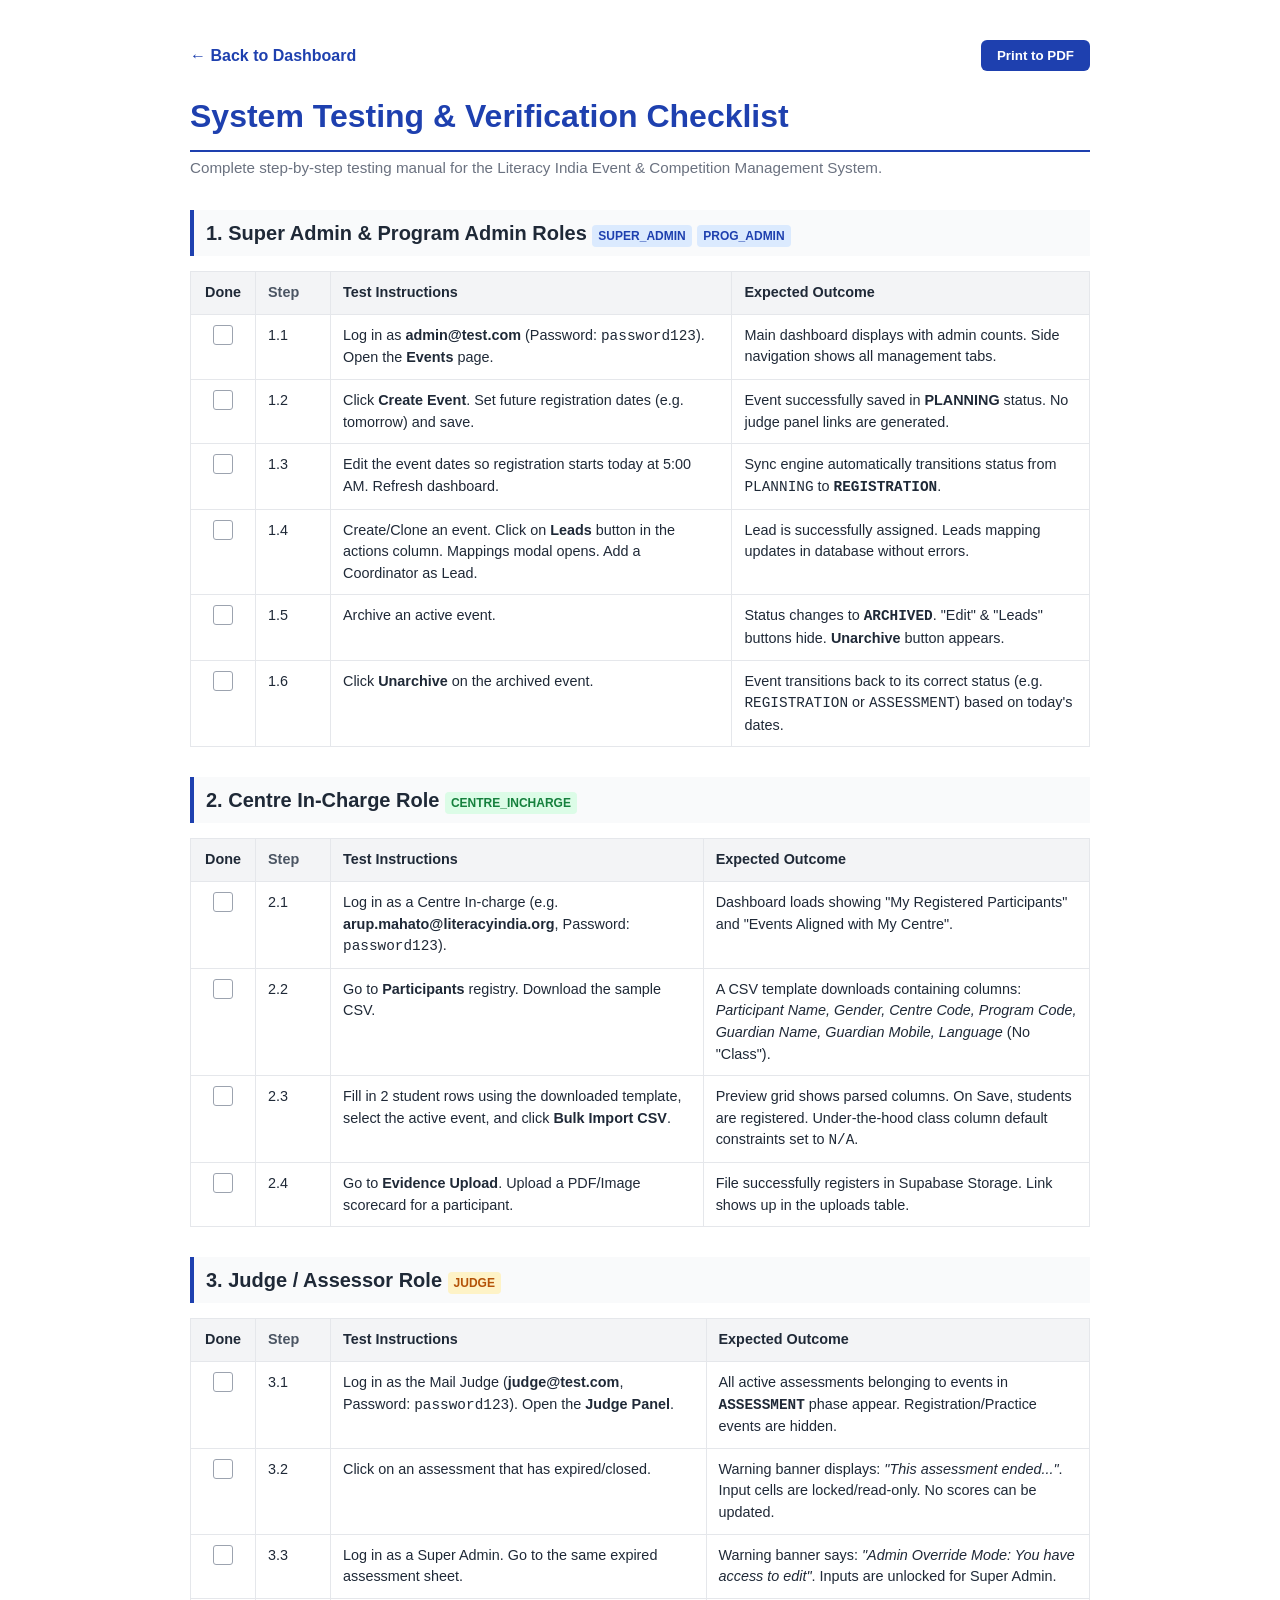
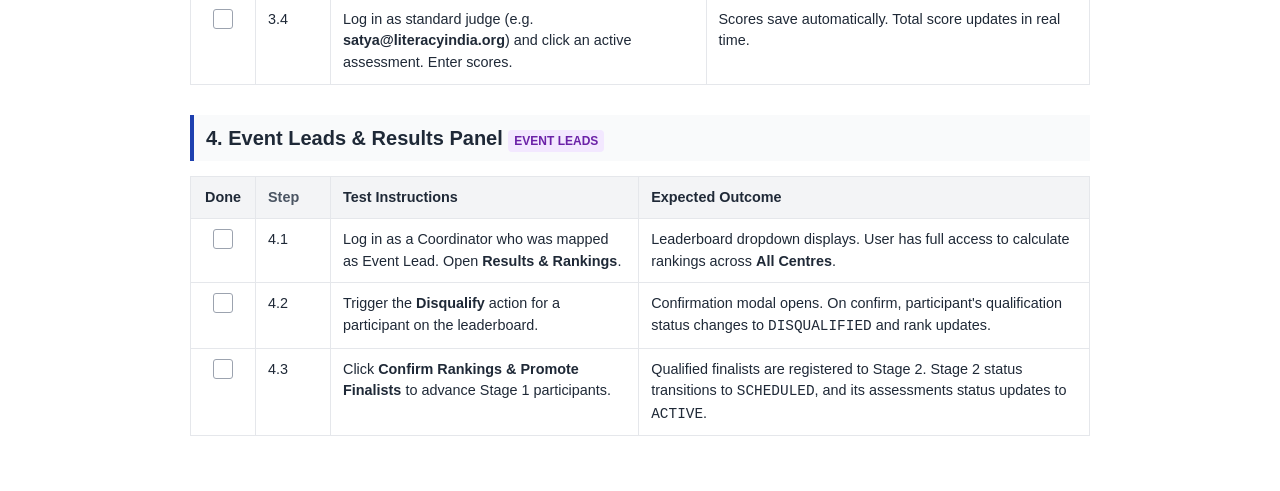
<file: pages/manual-testing-checklist.html>
<!DOCTYPE html>
<html lang="en">
<head>
    <meta charset="UTF-8">
    <meta name="viewport" content="width=device-width, initial-scale=1.0">
    <title>Manual Testing Checklist - Literacy India Event Portal</title>
    <style>
        :root {
            --primary: #1e40af;
            --text: #1f2937;
            --border: #e5e7eb;
            --bg-light: #f9fafb;
        }
        body {
            font-family: -apple-system, BlinkMacSystemFont, "Segoe UI", Roboto, "Helvetica Neue", Arial, sans-serif;
            color: var(--text);
            line-height: 1.5;
            padding: 40px;
            max-width: 900px;
            margin: 0 auto;
        }
        h1 {
            color: var(--primary);
            border-bottom: 2px solid var(--primary);
            padding-bottom: 10px;
            margin-bottom: 5px;
            font-size: 2rem;
        }
        .subtitle {
            color: #6b7280;
            font-size: 0.95rem;
            margin-bottom: 30px;
        }
        .section-title {
            background-color: var(--bg-light);
            border-left: 4px solid var(--primary);
            padding: 8px 12px;
            margin-top: 30px;
            margin-bottom: 15px;
            font-size: 1.25rem;
            font-weight: bold;
        }
        table {
            width: 100%;
            border-collapse: collapse;
            margin-bottom: 25px;
            font-size: 0.9rem;
        }
        th, td {
            border: 1px solid var(--border);
            padding: 10px 12px;
            text-align: left;
            vertical-align: top;
        }
        th {
            background-color: #f3f4f6;
            font-weight: 600;
        }
        .col-check {
            width: 40px;
            text-align: center;
        }
        .col-step {
            width: 50px;
            font-weight: bold;
            color: #4b5563;
        }
        .checkbox-box {
            display: inline-block;
            width: 18px;
            height: 18px;
            border: 1.5px solid #9ca3af;
            border-radius: 3px;
        }
        .badge {
            display: inline-block;
            padding: 2px 6px;
            border-radius: 4px;
            font-size: 0.75rem;
            font-weight: bold;
            text-transform: uppercase;
        }
        .badge-admin { background: #dbeafe; color: #1e40af; }
        .badge-incharge { background: #dcfce7; color: #15803d; }
        .badge-judge { background: #fef3c7; color: #b45309; }
        .badge-lead { background: #f3e8ff; color: #6b21a8; }
        
        @media print {
            body {
                padding: 0;
                font-size: 12pt;
            }
            .no-print {
                display: none;
            }
            .page-break {
                page-break-before: always;
            }
        }
    </style>
</head>
<body>

    <div style="display: flex; justify-content: space-between; align-items: center; margin-bottom: 10px;" class="no-print">
        <a href="dashboard.html" style="text-decoration: none; color: var(--primary); font-weight: bold;">← Back to Dashboard</a>
        <button onclick="window.print()" style="padding: 8px 16px; background-color: var(--primary); color: white; border: none; border-radius: 6px; font-weight: bold; cursor: pointer;">Print to PDF</button>
    </div>

    <h1>System Testing & Verification Checklist</h1>
    <div class="subtitle">Complete step-by-step testing manual for the Literacy India Event & Competition Management System.</div>

    <!-- Section 1: Super Admin -->
    <div class="section-title">1. Super Admin & Program Admin Roles <span class="badge badge-admin">super_admin</span> <span class="badge badge-admin">prog_admin</span></div>
    <table>
        <thead>
            <tr>
                <th class="col-check">Done</th>
                <th class="col-step">Step</th>
                <th>Test Instructions</th>
                <th>Expected Outcome</th>
            </tr>
        </thead>
        <tbody>
            <tr>
                <td class="col-check"><div class="checkbox-box"></div></td>
                <td>1.1</td>
                <td>Log in as <strong>admin@test.com</strong> (Password: <code>password123</code>). Open the <strong>Events</strong> page.</td>
                <td>Main dashboard displays with admin counts. Side navigation shows all management tabs.</td>
            </tr>
            <tr>
                <td class="col-check"><div class="checkbox-box"></div></td>
                <td>1.2</td>
                <td>Click <strong>Create Event</strong>. Set future registration dates (e.g. tomorrow) and save.</td>
                <td>Event successfully saved in <strong>PLANNING</strong> status. No judge panel links are generated.</td>
            </tr>
            <tr>
                <td class="col-check"><div class="checkbox-box"></div></td>
                <td>1.3</td>
                <td>Edit the event dates so registration starts today at 5:00 AM. Refresh dashboard.</td>
                <td>Sync engine automatically transitions status from <code>PLANNING</code> to <strong><code>REGISTRATION</code></strong>.</td>
            </tr>
            <tr>
                <td class="col-check"><div class="checkbox-box"></div></td>
                <td>1.4</td>
                <td>Create/Clone an event. Click on <strong>Leads</strong> button in the actions column. Mappings modal opens. Add a Coordinator as Lead.</td>
                <td>Lead is successfully assigned. Leads mapping updates in database without errors.</td>
            </tr>
            <tr>
                <td class="col-check"><div class="checkbox-box"></div></td>
                <td>1.5</td>
                <td>Archive an active event.</td>
                <td>Status changes to <strong><code>ARCHIVED</code></strong>. "Edit" & "Leads" buttons hide. <strong>Unarchive</strong> button appears.</td>
            </tr>
            <tr>
                <td class="col-check"><div class="checkbox-box"></div></td>
                <td>1.6</td>
                <td>Click <strong>Unarchive</strong> on the archived event.</td>
                <td>Event transitions back to its correct status (e.g. <code>REGISTRATION</code> or <code>ASSESSMENT</code>) based on today's dates.</td>
            </tr>
        </tbody>
    </table>

    <!-- Section 2: Centre In-charge -->
    <div class="section-title page-break">2. Centre In-Charge Role <span class="badge badge-incharge">centre_incharge</span></div>
    <table>
        <thead>
            <tr>
                <th class="col-check">Done</th>
                <th class="col-step">Step</th>
                <th>Test Instructions</th>
                <th>Expected Outcome</th>
            </tr>
        </thead>
        <tbody>
            <tr>
                <td class="col-check"><div class="checkbox-box"></div></td>
                <td>2.1</td>
                <td>Log in as a Centre In-charge (e.g. <strong>arup.mahato@literacyindia.org</strong>, Password: <code>password123</code>).</td>
                <td>Dashboard loads showing "My Registered Participants" and "Events Aligned with My Centre".</td>
            </tr>
            <tr>
                <td class="col-check"><div class="checkbox-box"></div></td>
                <td>2.2</td>
                <td>Go to <strong>Participants</strong> registry. Download the sample CSV.</td>
                <td>A CSV template downloads containing columns: <em>Participant Name, Gender, Centre Code, Program Code, Guardian Name, Guardian Mobile, Language</em> (No "Class").</td>
            </tr>
            <tr>
                <td class="col-check"><div class="checkbox-box"></div></td>
                <td>2.3</td>
                <td>Fill in 2 student rows using the downloaded template, select the active event, and click <strong>Bulk Import CSV</strong>.</td>
                <td>Preview grid shows parsed columns. On Save, students are registered. Under-the-hood class column default constraints set to <code>N/A</code>.</td>
            </tr>
            <tr>
                <td class="col-check"><div class="checkbox-box"></div></td>
                <td>2.4</td>
                <td>Go to <strong>Evidence Upload</strong>. Upload a PDF/Image scorecard for a participant.</td>
                <td>File successfully registers in Supabase Storage. Link shows up in the uploads table.</td>
            </tr>
        </tbody>
    </table>

    <!-- Section 3: Judges -->
    <div class="section-title page-break">3. Judge / Assessor Role <span class="badge badge-judge">judge</span></div>
    <table>
        <thead>
            <tr>
                <th class="col-check">Done</th>
                <th class="col-step">Step</th>
                <th>Test Instructions</th>
                <th>Expected Outcome</th>
            </tr>
        </thead>
        <tbody>
            <tr>
                <td class="col-check"><div class="checkbox-box"></div></td>
                <td>3.1</td>
                <td>Log in as the Mail Judge (<strong>judge@test.com</strong>, Password: <code>password123</code>). Open the <strong>Judge Panel</strong>.</td>
                <td>All active assessments belonging to events in <strong><code>ASSESSMENT</code></strong> phase appear. Registration/Practice events are hidden.</td>
            </tr>
            <tr>
                <td class="col-check"><div class="checkbox-box"></div></td>
                <td>3.2</td>
                <td>Click on an assessment that has expired/closed.</td>
                <td>Warning banner displays: <em>"This assessment ended..."</em>. Input cells are locked/read-only. No scores can be updated.</td>
            </tr>
            <tr>
                <td class="col-check"><div class="checkbox-box"></div></td>
                <td>3.3</td>
                <td>Log in as a Super Admin. Go to the same expired assessment sheet.</td>
                <td>Warning banner says: <em>"Admin Override Mode: You have access to edit"</em>. Inputs are unlocked for Super Admin.</td>
            </tr>
            <tr>
                <td class="col-check"><div class="checkbox-box"></div></td>
                <td>3.4</td>
                <td>Log in as standard judge (e.g. <strong>satya@literacyindia.org</strong>) and click an active assessment. Enter scores.</td>
                <td>Scores save automatically. Total score updates in real time.</td>
            </tr>
        </tbody>
    </table>

    <!-- Section 4: Event Leads -->
    <div class="section-title page-break">4. Event Leads & Results Panel <span class="badge badge-lead">Event Leads</span></div>
    <table>
        <thead>
            <tr>
                <th class="col-check">Done</th>
                <th class="col-step">Step</th>
                <th>Test Instructions</th>
                <th>Expected Outcome</th>
            </tr>
        </thead>
        <tbody>
            <tr>
                <td class="col-check"><div class="checkbox-box"></div></td>
                <td>4.1</td>
                <td>Log in as a Coordinator who was mapped as Event Lead. Open <strong>Results & Rankings</strong>.</td>
                <td>Leaderboard dropdown displays. User has full access to calculate rankings across <strong>All Centres</strong>.</td>
            </tr>
            <tr>
                <td class="col-check"><div class="checkbox-box"></div></td>
                <td>4.2</td>
                <td>Trigger the <strong>Disqualify</strong> action for a participant on the leaderboard.</td>
                <td>Confirmation modal opens. On confirm, participant's qualification status changes to <code>DISQUALIFIED</code> and rank updates.</td>
            </tr>
            <tr>
                <td class="col-check"><div class="checkbox-box"></div></td>
                <td>4.3</td>
                <td>Click <strong>Confirm Rankings & Promote Finalists</strong> to advance Stage 1 participants.</td>
                <td>Qualified finalists are registered to Stage 2. Stage 2 status transitions to <code>SCHEDULED</code>, and its assessments status updates to <code>ACTIVE</code>.</td>
            </tr>
        </tbody>
    </table>

</body>
</html>
</file>
